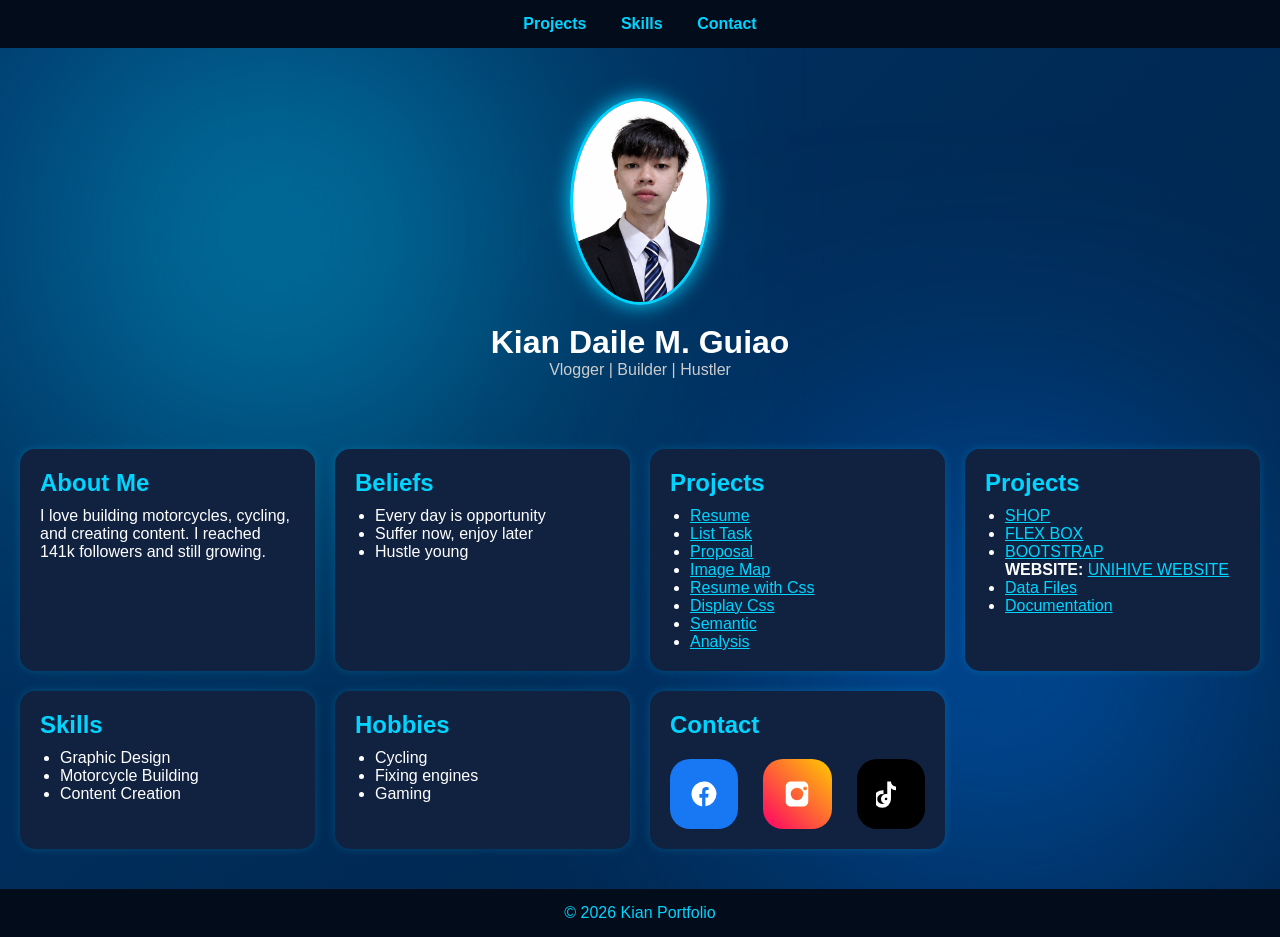
<file: index.html>
<!DOCTYPE html>
<html lang="en">
<head>
<meta charset="UTF-8">
<meta name="viewport" content="width=device-width, initial-scale=1.0">
<title>Kian Portfolio</title>

<style>
* {
    margin: 0;
    padding: 0;
    box-sizing: border-box;
    font-family: Arial, sans-serif;
}

/* 🔥 ANIMATED BACKGROUND */
body {
    color: white;
    background: linear-gradient(-45deg, #0a192f, #020c1b, #001f3f, #003366);
    background-size: 400% 400%;
    animation: gradientMove 10s ease infinite;
}

@keyframes gradientMove {
    0% { background-position: 0% 50%; }
    50% { background-position: 100% 50%; }
    100% { background-position: 0% 50%; }
}

body::before {
    content: "";
    position: fixed;
    width: 300px;
    height: 300px;
    background: #00d4ff;
    filter: blur(150px);
    top: 10%;
    left: 10%;
    animation: move1 8s infinite alternate;
    z-index: -1;
}

body::after {
    content: "";
    position: fixed;
    width: 300px;
    height: 300px;
    background: #007bff;
    filter: blur(150px);
    bottom: 10%;
    right: 10%;
    animation: move2 10s infinite alternate;
    z-index: -1;
}

@keyframes move1 {
    from { transform: translate(0,0); }
    to { transform: translate(100px, 50px); }
}

@keyframes move2 {
    from { transform: translate(0,0); }
    to { transform: translate(-100px, -50px); }
}

/* NAVBAR */
.navbar {
    background: #020c1b;
    padding: 15px;
    text-align: center;
}

.navbar a {
    color: #00d4ff;
    margin: 0 15px;
    text-decoration: none;
    font-weight: bold;
}

.navbar a:hover {
    color: white;
}

/* HEADER */
.header {
    text-align: center;
    padding: 50px 20px;
}

.header img {
    width: 140px;
    border-radius: 50%;
    border: 3px solid #00d4ff;
    box-shadow: 0 0 20px #00d4ff;
}

.header h1 {
    margin-top: 15px;
}

.header p {
    color: #ccc;
}

/* GRID */
.container {
    display: grid;
    grid-template-columns: repeat(auto-fit, minmax(280px, 1fr));
    gap: 20px;
    padding: 20px;
}

/* CARD */
.card {
    background: #112240;
    padding: 20px;
    border-radius: 15px;
    box-shadow: 0 0 10px rgba(0,212,255,0.2);
    transition: 0.3s;
}

.card:hover {
    transform: translateY(-5px);
    box-shadow: 0 0 20px #00d4ff;
}

.card h2 {
    color: #00d4ff;
    margin-bottom: 10px;
}

/* LIST */
ul {
    padding-left: 20px;
}

/* LINKS */
a {
    color: #00d4ff;
}

a:hover {
    color: white;
}

/* 🔥 3D SOCIAL ICONS PRO */
.social3d {
    display: flex;
    justify-content: center;
    gap: 25px;
    margin-top: 20px;
}

.icon {
    width: 70px;
    height: 70px;
    border-radius: 20px;
    display: flex;
    align-items: center;
    justify-content: center;
    text-decoration: none;
    position: relative;
    overflow: hidden;
    transition: 0.3s;
}

/* SVG ICON SIZE */
.icon svg {
    width: 30px;
    height: 30px;
    fill: white;
    z-index: 2;
}

/* COLORS */
.fb { background: #1877f2; }
.ig { background: linear-gradient(45deg,#ff0066,#ffcc00); }
.tt { background: #000; }

/* HOVER EFFECT */
.icon:hover {
    transform: translateY(-10px) scale(1.1);
}

/* GLOW ON HOVER */
.fb:hover {
    box-shadow: 0 0 20px #1877f2, 0 0 50px #1877f2;
}
.ig:hover {
    box-shadow: 0 0 20px #ff0066, 0 0 50px #ffcc00;
}
.tt:hover {
    box-shadow: 0 0 20px #00ffff, 0 0 50px #00ffff;
}

/* CLICK ANIMATION */
.icon:active {
    transform: scale(0.9);
}

/* PULSE ANIMATION */
@keyframes pulse {
    0% { box-shadow: 0 0 5px rgba(255,255,255,0.2); }
    50% { box-shadow: 0 0 20px rgba(255,255,255,0.5); }
    100% { box-shadow: 0 0 5px rgba(255,255,255,0.2); }
}

.icon {
    animation: pulse 2s infinite;
}

/* FOOTER */
.footer {
    text-align: center;
    padding: 15px;
    background: #020c1b;
    margin-top: 20px;
    color: #00d4ff;
}
</style>
</head>

<body>

<div class="navbar">
    <a href="#Projects">Projects</a>
    <a href="#Skills">Skills</a>
    <a href="#Contact">Contact</a>
</div>

<div class="header">
    <img src="/images/profile.png">
    <h1>Kian Daile M. Guiao</h1>
    <p>Vlogger | Builder | Hustler</p>
</div>

<div class="container">

    <div class="card">
        <h2>About Me</h2>
        <p>I love building motorcycles, cycling, and creating content. I reached 141k followers and still growing.</p>
    </div>

    <div class="card">
        <h2>Beliefs</h2>
        <ul>
            <li>Every day is opportunity</li>
            <li>Suffer now, enjoy later</li>
            <li>Hustle young</li>
        </ul>
    </div>

    <div class="card">
        <h2 id="MIDTERM">Projects</h2>
        <ul>
            <li><a href="midterm/lab1/activity.html">Resume</a></li>
            <li><a href="midterm/lab2/unordered and ordered lists.html">List Task</a></li>
            <li><a href="midterm/lab3/proposal.html">Proposal</a></li>
            <li><a href="midterm/lab4/img_map.html">Image Map</a></li>
            <li><a href="midterm/lab5/resume.html">Resume with Css</a></li>
            <li><a href="midterm/lab6/display.html">Display Css</a></li>
            <li><a href="midterm/lab7/semantic.html">Semantic</a></li>
            <li><a href="midterm/lab8/analysis.html">Analysis</a></li>

           

        </ul>
    </div>

      <div class="card">
        <h2 id="FINALS">Projects</h2>
        <ul>
            <li><a href="finals/LT1/shop.html">SHOP</a></li>
            <li><a href="finals/LT2/activityonline.html">FLEX BOX</a></li>
            <li><a href="finals/LT3/finalstask3.html">BOOTSTRAP</a></li>
             <p><strong>WEBSITE:</strong> <a href="https://jlagorto1984-tech.github.io/Unihive" target="_blank">UNIHIVE WEBSITE</a></p>
            <li><a href="documentation/datafiles/index.html">Data Files</a></li>
             <li><a href="documentation/document/index.html">Documentation</a></li>

        </ul>
    </div>


    <div class="card">
        <h2 id="Skills">Skills</h2>
        <ul>
            <li>Graphic Design</li>
            <li>Motorcycle Building</li>
            <li>Content Creation</li>
        </ul>
    </div>

    <div class="card">
        <h2>Hobbies</h2>
        <ul>
            <li>Cycling</li>
            <li>Fixing engines</li>
            <li>Gaming</li>
        </ul>
    </div>

    <!-- 🔥 UPGRADED CONTACT SECTION -->
    <div class="card">
        <h2 id="Contact">Contact</h2>

        <div class="social3d">
            <!-- FACEBOOK -->
            <a href="https://facebook.com" target="_blank" class="icon fb">
                <svg viewBox="0 0 24 24">
                    <path d="M22 12a10 10 0 10-11.5 9.9v-7h-2.2v-2.9h2.2V9.8c0-2.2 1.3-3.4 3.3-3.4.9 0 1.9.2 1.9.2v2.1h-1.1c-1.1 0-1.5.7-1.5 1.4v1.7h2.6l-.4 2.9h-2.2v7A10 10 0 0022 12z"/>
                </svg>
            </a>

            <!-- INSTAGRAM -->
            <a href="https://instagram.com" target="_blank" class="icon ig">
                <svg viewBox="0 0 24 24">
                    <path d="M7 2C4.8 2 3 3.8 3 6v12c0 2.2 1.8 4 4 4h10c2.2 
                    0 4-1.8 4-4V6c0-2.2-1.8-4-4-4H7zm5 
                    5a5 5 0 110 10 5 5 0 010-10zm6.5-1a1.5 
                    1.5 0 110 3 1.5 1.5 0 010-3z"/>
                </svg>
            </a>

            <!-- TIKTOK -->
            <a href="https://tiktok.com" target="_blank" class="icon tt">
                <svg viewBox="0 0 24 24">
                    <path d="M12 2v14a4 4 0 11-4-4h1v3h-1a1 1 0 
                    100 2 1 1 0 001-1V2h3c0 2.2 1.8 4 
                    4 4v3c-1.6 0-3-.6-4-1.6V16a7 7 0 
                    11-7-7h1v3h-1a4 4 0 104 4V2h3z"/>
                </svg>
            </a>
        </div>
    </div>

</div>

<div class="footer">
    <p>© 2026 Kian Portfolio</p>
</div>

</body>
</html>
</file>
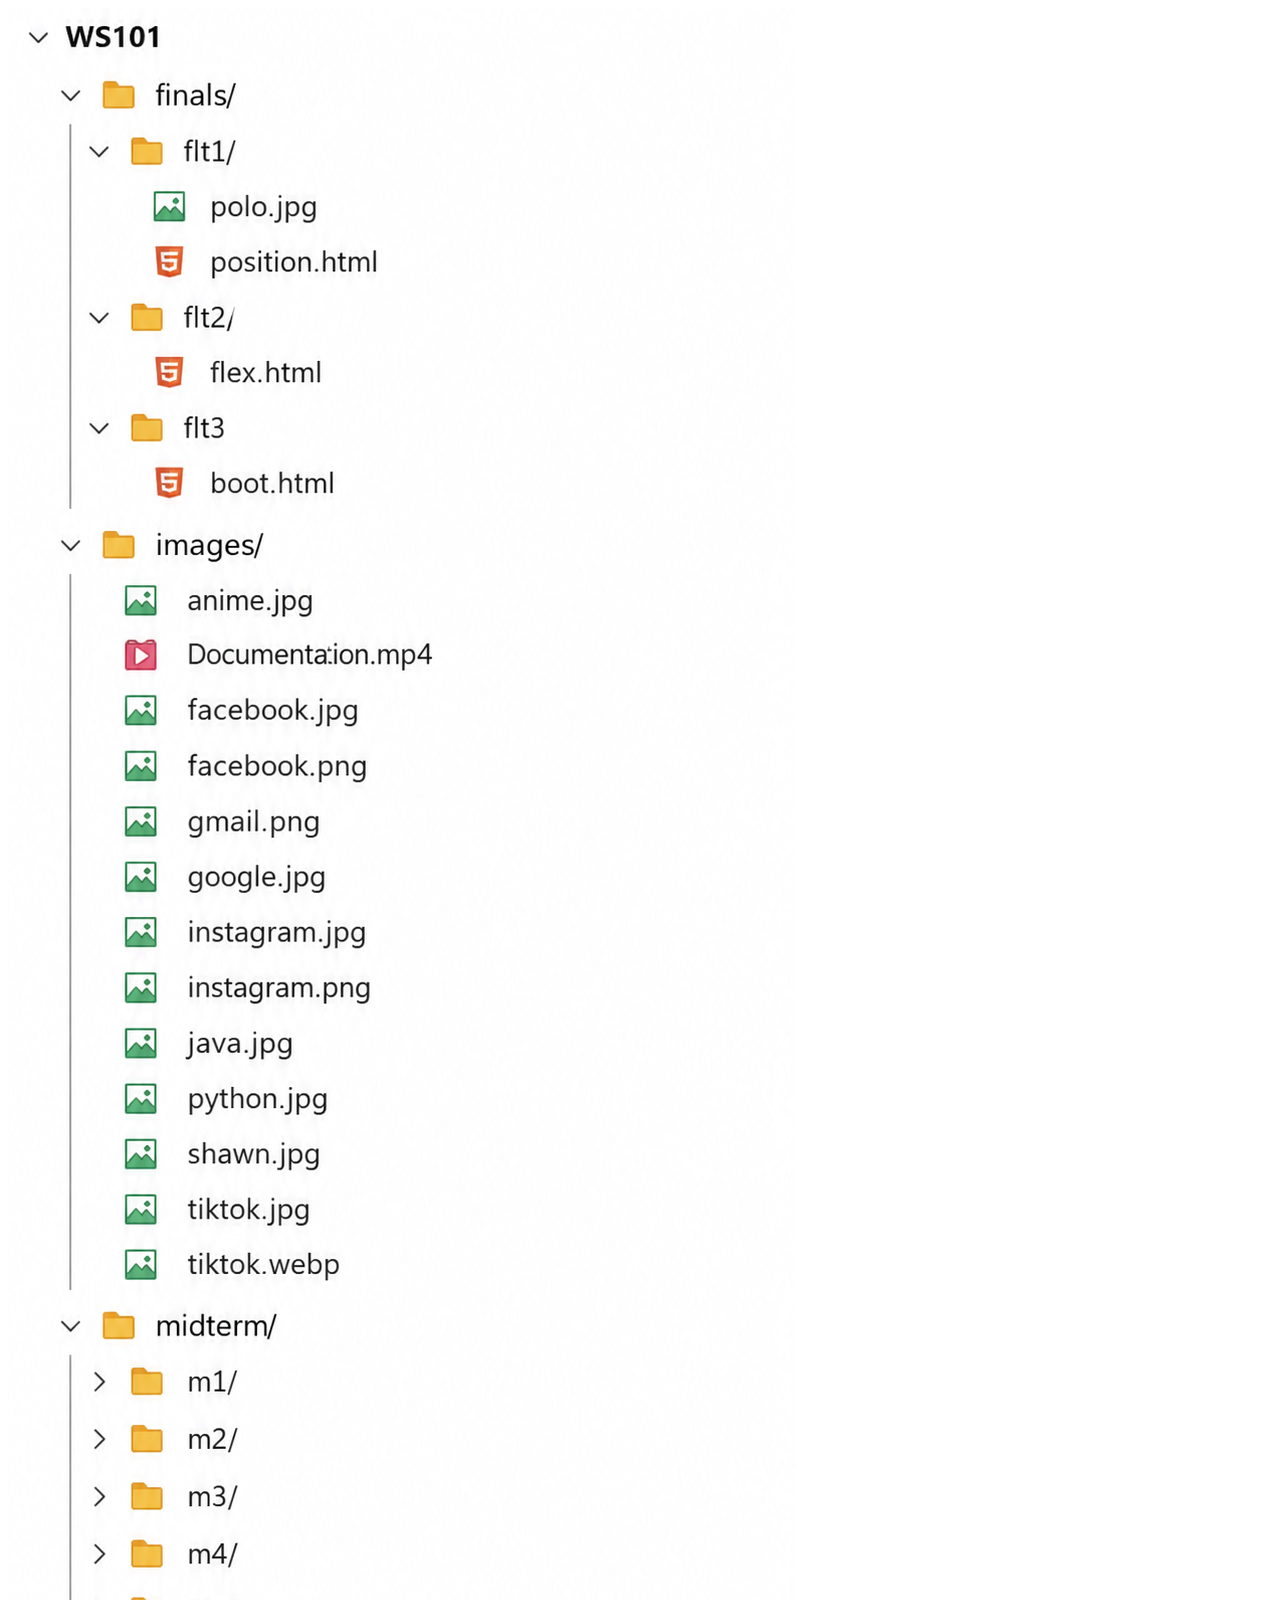
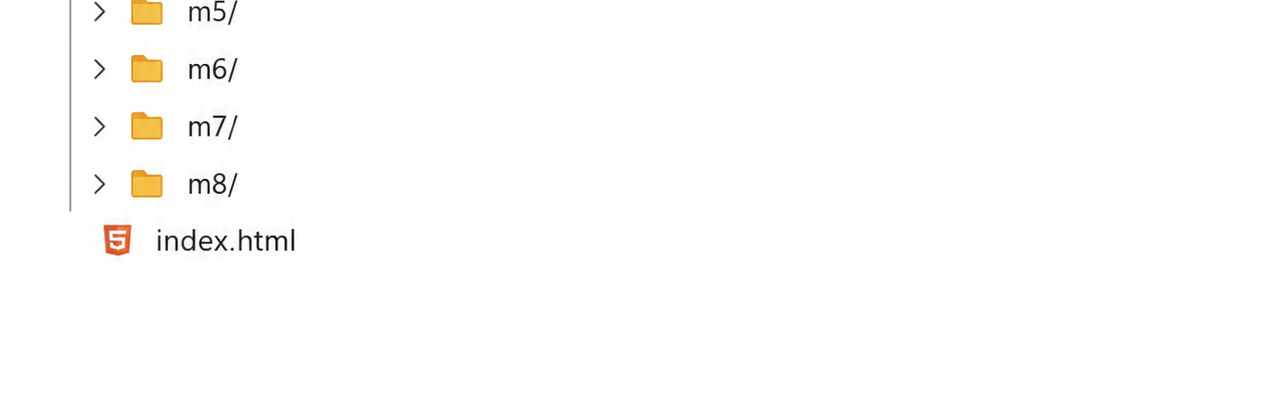
<file: documentation/datafiles/index.html>
<!DOCTYPE html>
<html lang="en">
<head>
    <meta charset="UTF-8">
    <meta name="viewport" content="width=device-width, initial-scale=1.0">
    <title>Document</title>
</head>
<body>
    <img src="PIC.png" alt="" class="">
</body>
</html>
</file>
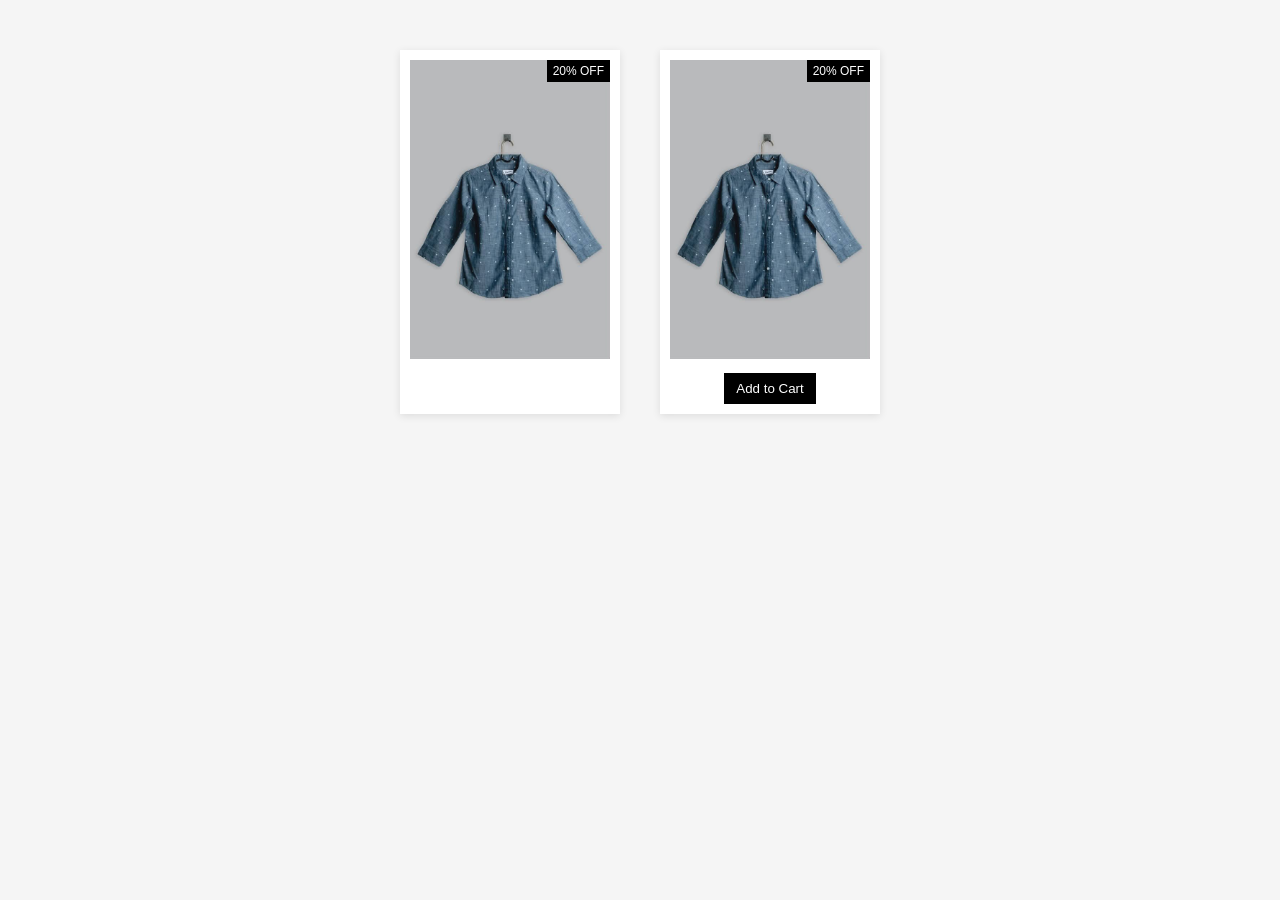
<file: finals/LT1/shop.html>
<!DOCTYPE html>
<html lang="en">
<head>
  <meta charset="UTF-8">
  <title>Product Cards</title>
  <style>
    body {
      font-family: Arial, sans-serif;
      background: #f5f5f5;
      display: flex;
      justify-content: center;
      margin-top: 50px;
    }

    .container {
      display: flex;
      gap: 40px;
    }

    .card {
      width: 200px;
      background: #fff;
      padding: 10px;
      text-align: center;
      position: relative;
      box-shadow: 0 2px 8px rgba(0,0,0,0.1);
    }

    .badge {
      position: absolute;
      top: 10px;
      right: 10px;
      background: black;
      color: white;
      font-size: 12px;
      padding: 4px 6px;
    }

    .card img {
      width: 100%;
      height: auto;
    }

    .btn {
      margin-top: 10px;
      padding: 8px 12px;
      background: black;
      color: white;
      border: none;
      cursor: pointer;
    }

    .btn:hover {
      background: #333;
    }
  </style>
</head>
<body>

<div class="container">
  
  <!-- Card 1 -->
  <div class="card">
    <div class="badge">20% OFF</div>
    <img src="/images/661481564_1946437745989528_8166909152545691097_n.jpg" alt="Shirt">
  </div>

  <!-- Card 2 -->
  <div class="card">
    <div class="badge">20% OFF</div>
    <img src="/images/661481564_1946437745989528_8166909152545691097_n.jpg" alt="Shirt">
    <button class="btn">Add to Cart</button>
  </div>

</div>

</body>
</html>
</file>
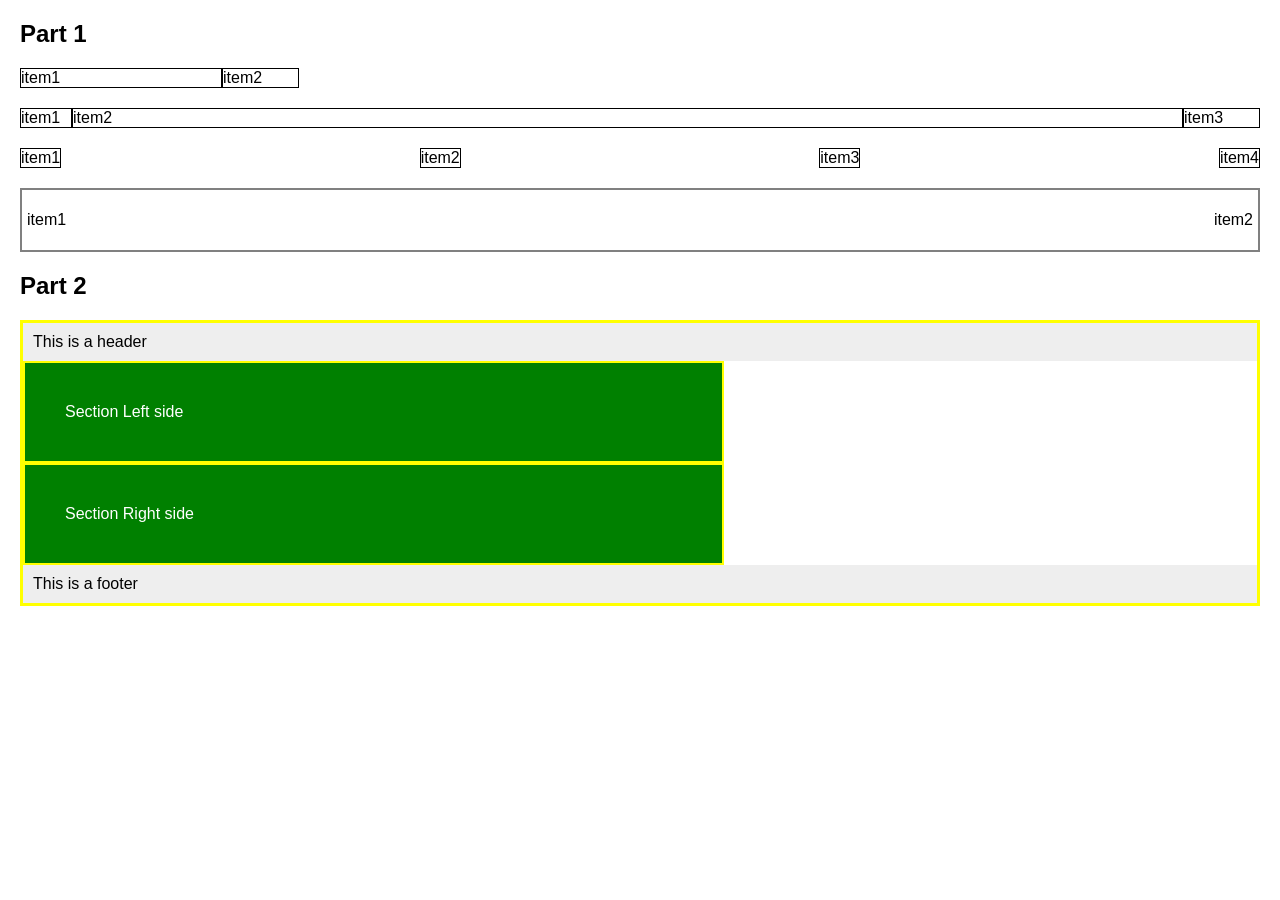
<file: finals/LT2/activityonline.html>
<!DOCTYPE html>
<html lang="en">
<head>
<meta charset="UTF-8">
<meta name="viewport" content="width=device-width, initial-scale=1.0">
<title>Flexbox Task</title>

<style>
/* GENERAL */
body {
    font-family: Arial;
    margin: 20px;
}

/* --- PART 1 --- */

/* 12a */
.flex-2 {
    display: flex;
    margin-bottom: 20px;
}
.flex-2 div {
    border: 1px solid black;
}
.flex-2 .item1{
    width: 200px;
}
.flex-2 .item2 {
    width: 75px;
}

/* 12b */
.flex-3 {
    display: flex;
    margin-bottom: 20px;
}
.flex-3 div {
    border: 1px solid black;
}
.flex-3 .item1 {
    width: 50px;
}
.flex-3 .item2 {
    flex: 1;
}
.flex-3 .item3 {
    width: 75px;
}

/* 12c */
.flex-4 {
    display: flex;
    justify-content: space-between;
    margin-bottom: 20px;
}
.flex-4 div {
    border: 1px solid black;
}

/* 12d */
.flex-border {
    display: flex;
    height: 50px;
    border: 2px solid gray;
    justify-content: space-between;
    align-items: center;
    padding: 5px;
}

/* ---------- PART 2 (RESPONSIVE) ---------- */

.container {
    display: flex;
    flex-wrap: wrap;
    border: 3px solid yellow;
}

.header, .footer {
    width: 100%;
    padding: 10px;
    background: #eee;
}

.left, .right {
    padding: 40px;
    background: green;
    color: white;
    border: 2px solid yellow;
}

/* ≥ 800px */
@media (min-width: 800px) {
    .left {
        width: 50%;
    }
    .right {
        width: 50%;
    }
}

/* ≤ 400px */
@media (max-width: 400px) {
    .left, .right {
        width: 100%;
    }

    /* swap order */
    .right {
        order: 1;
    }
    .left {
        order: 2;
    }
}
</style>

</head>
<body>

<h2>Part 1</h2>

<!-- 12a -->
<div class="flex-2">
    <div class="item1">item1</div>
    <div class="item2">item2</div>
</div>

<!-- 12b -->
<div class="flex-3">
    <div class="item1">item1</div>
    <div class="item2">item2</div>
    <div class="item3">item3</div>
</div>

<!-- 12c -->
<div class="flex-4">
    <div>item1</div>
    <div>item2</div>
    <div>item3</div>
    <div>item4</div>
</div>

<!-- 12d -->
<div class="flex-border">
    <div>item1</div>
    <div>item2</div>
</div>

<h2>Part 2</h2>

<div class="container">
    <div class="header">This is a header</div>

    <div class="left">Section Left side</div>
    <div class="right">Section Right side</div>

    <div class="footer">This is a footer</div>
</div>

</body>
</html>
</file>
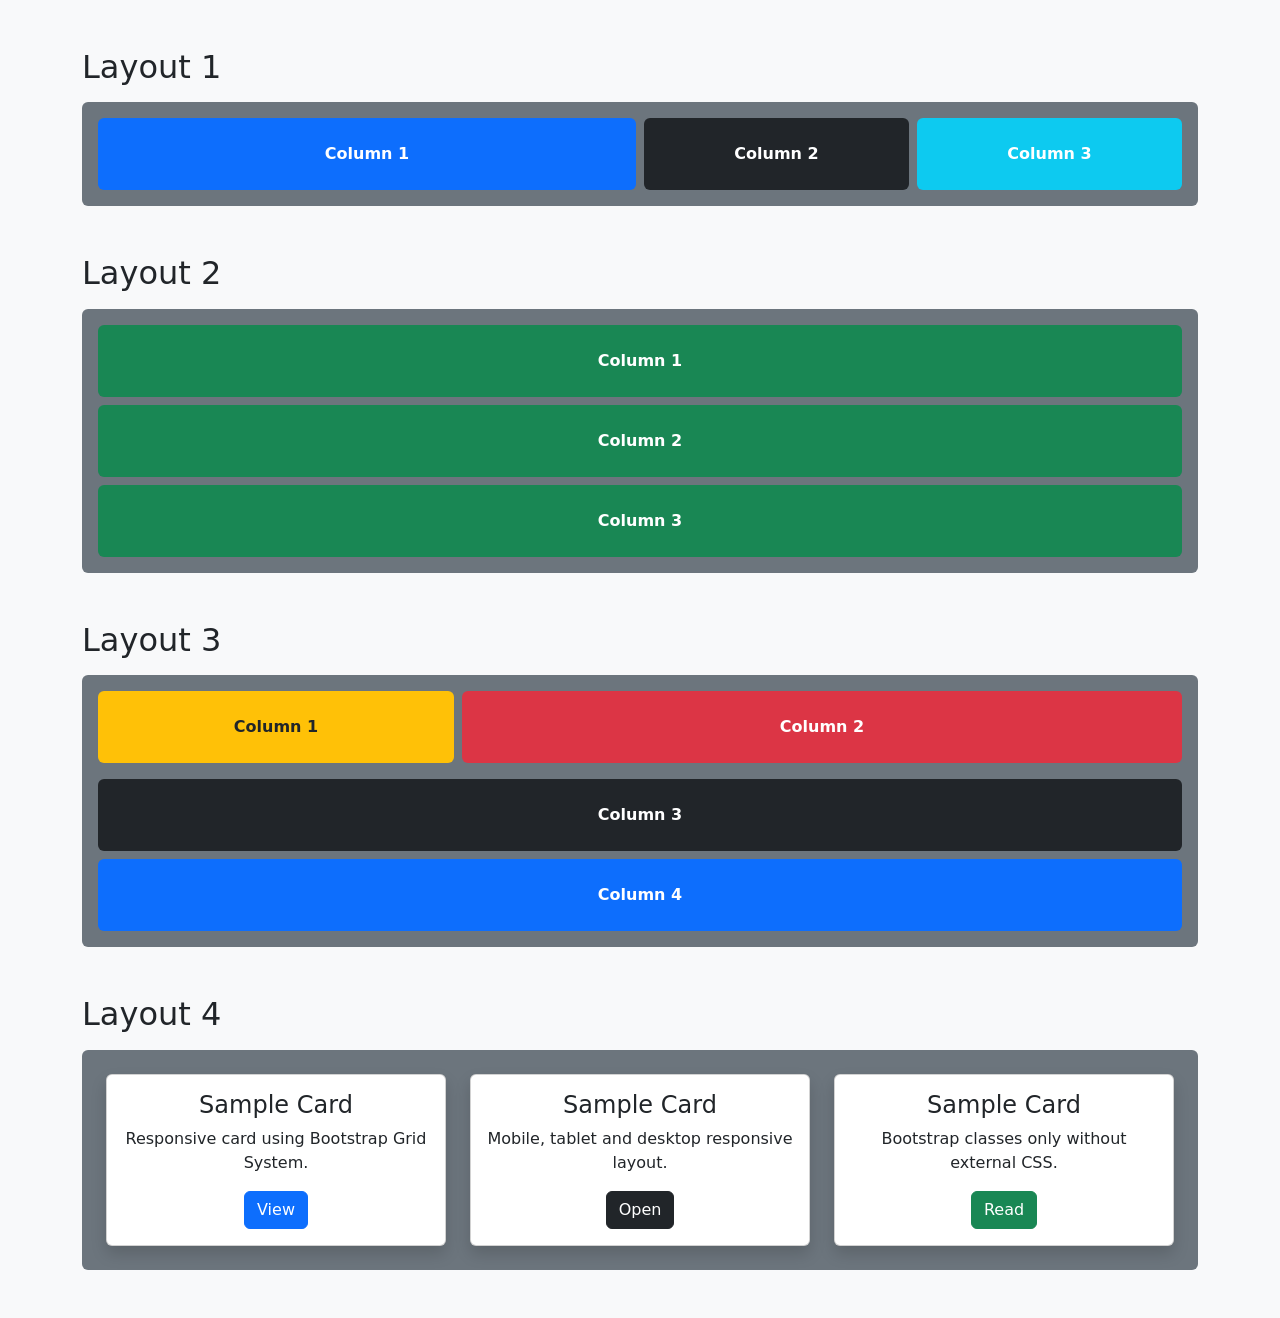
<file: finals/LT3/finalstask3.html>
<!DOCTYPE html>
<html lang="en">
<head>
    <meta charset="UTF-8">
    <meta name="viewport" content="width=device-width, initial-scale=1.0">
    <title>Bootstrap Layouts</title>

    <link href="https://cdn.jsdelivr.net/npm/bootstrap@5.3.3/dist/css/bootstrap.min.css" rel="stylesheet">
</head>
<body class="bg-light">

<div class="container py-5">

    <!-- Layout 1 -->
    <h2 class="mb-3">Layout 1</h2>

    <div class="container-fluid bg-secondary p-3 rounded">
        <div class="row g-2">

            <div class="col-md-6">
                <div class="bg-primary text-white p-4 rounded fw-bold text-center">
                    Column 1
                </div>
            </div>

            <div class="col-md-3">
                <div class="bg-dark text-white p-4 rounded fw-bold text-center">
                    Column 2
                </div>
            </div>

            <div class="col-md-3">
                <div class="bg-info text-white p-4 rounded fw-bold text-center">
                    Column 3
                </div>
            </div>

        </div>
    </div>


    <!-- Layout 2 -->
    <h2 class="mt-5 mb-3">Layout 2</h2>

    <div class="container-fluid bg-secondary p-3 rounded">
        <div class="row g-2">

            <div class="col-12">
                <div class="bg-success text-white p-4 rounded fw-bold text-center">
                    Column 1
                </div>
            </div>

            <div class="col-12">
                <div class="bg-success text-white p-4 rounded fw-bold text-center">
                    Column 2
                </div>
            </div>

            <div class="col-12">
                <div class="bg-success text-white p-4 rounded fw-bold text-center">
                    Column 3
                </div>
            </div>

        </div>
    </div>


    <!-- Layout 3 -->
    <h2 class="mt-5 mb-3">Layout 3</h2>

    <div class="container-fluid bg-secondary p-3 rounded">

        <div class="row g-2 mb-3">

            <div class="col-md-4">
                <div class="bg-warning text-dark p-4 rounded fw-bold text-center">
                    Column 1
                </div>
            </div>

            <div class="col-md-8">
                <div class="bg-danger text-white p-4 rounded fw-bold text-center">
                    Column 2
                </div>
            </div>

        </div>

        <div class="row g-2">

            <div class="col-12">
                <div class="bg-dark text-white p-4 rounded fw-bold text-center">
                    Column 3
                </div>
            </div>

            <div class="col-12">
                <div class="bg-primary text-white p-4 rounded fw-bold text-center">
                    Column 4
                </div>
            </div>

        </div>

    </div>


    <!-- Layout 4 -->
    <h2 class="mt-5 mb-3">Layout 4</h2>

    <div class="container-fluid bg-secondary p-4 rounded">

        <div class="row g-4">

            <div class="col-sm-6 col-lg-4">
                <div class="card shadow">
                    <div class="card-body text-center">
                        <h4 class="card-title">Sample Card</h4>
                        <p class="card-text">
                            Responsive card using Bootstrap Grid System.
                        </p>
                        <button class="btn btn-primary">View</button>
                    </div>
                </div>
            </div>

            <div class="col-sm-6 col-lg-4">
                <div class="card shadow">
                    <div class="card-body text-center">
                        <h4 class="card-title">Sample Card</h4>
                        <p class="card-text">
                            Mobile, tablet and desktop responsive layout.
                        </p>
                        <button class="btn btn-dark">Open</button>
                    </div>
                </div>
            </div>

            <div class="col-sm-12 col-lg-4">
                <div class="card shadow">
                    <div class="card-body text-center">
                        <h4 class="card-title">Sample Card</h4>
                        <p class="card-text">
                            Bootstrap classes only without external CSS.
                        </p>
                        <button class="btn btn-success">Read</button>
                    </div>
                </div>
            </div>

        </div>

    </div>

</div>

</body>
</html>
</file>
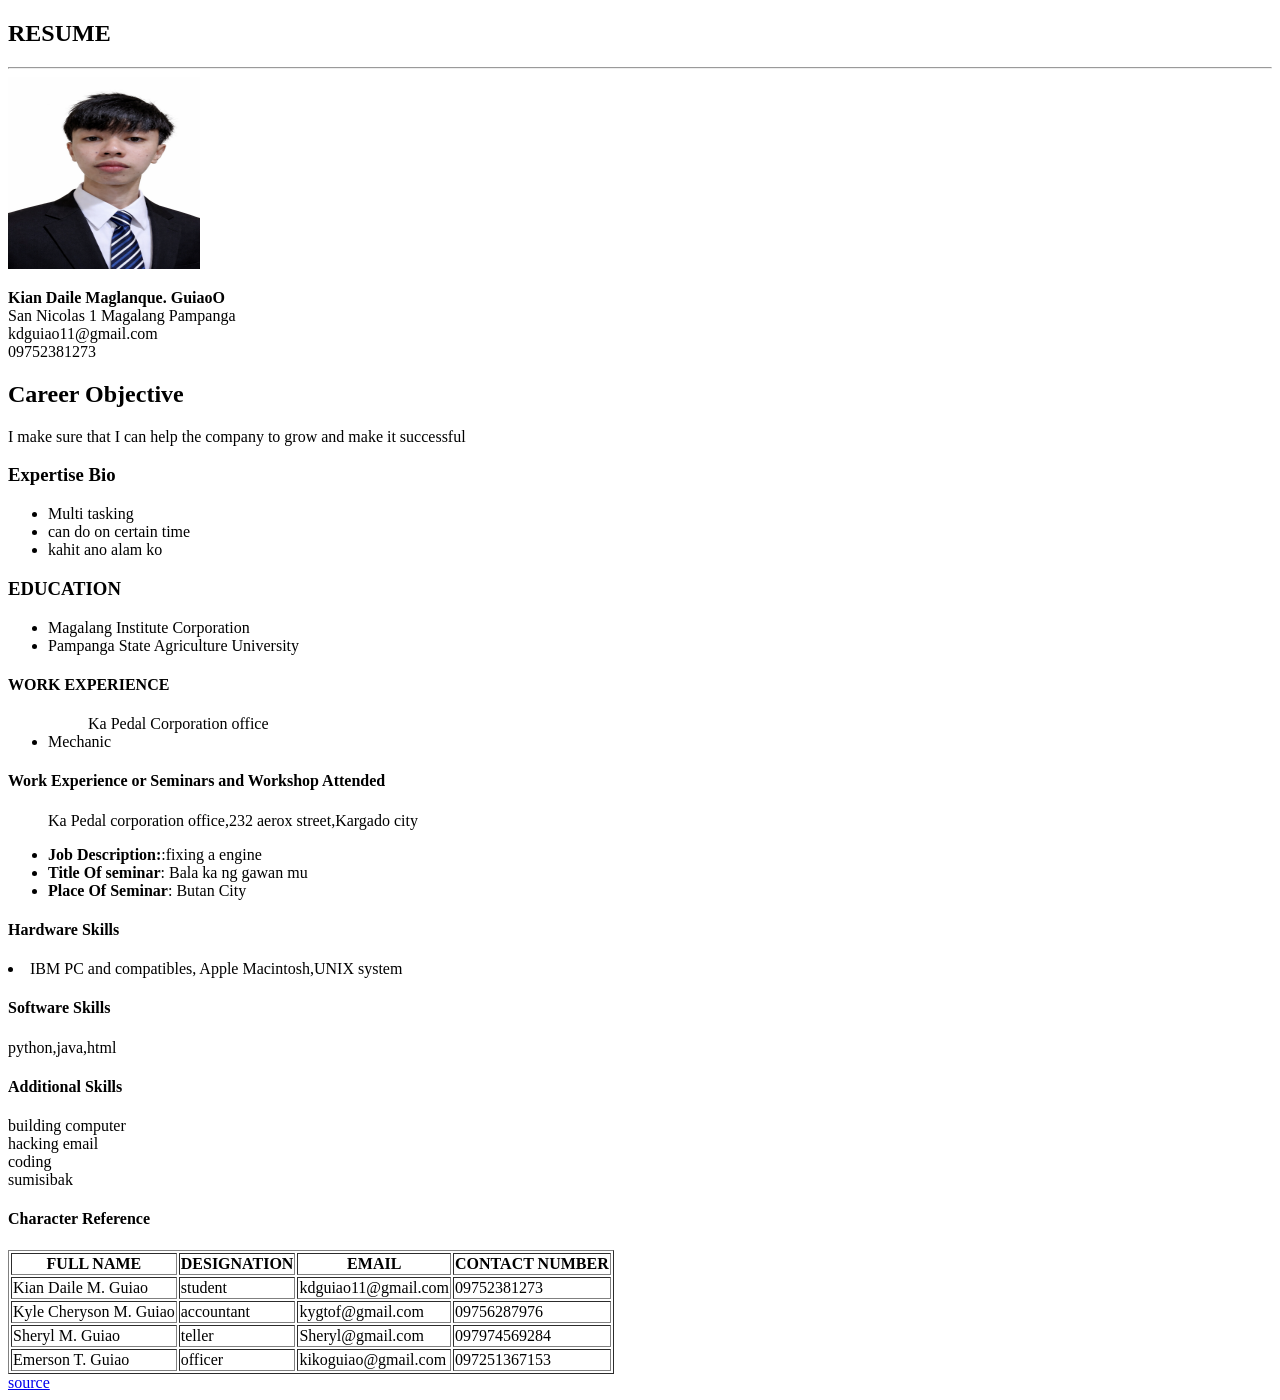
<file: midterm/lab1/activity.html>
<!DOCTYPE html>
<html lang="en">
<head>
    <meta charset="UTF-8">
    <title><b>RESUME</b></title>
</head>

<body>
    <div id="info">
    <h2>RESUME</h2>
    <hr>
    <img src="ChatGPT Image Feb 1, 2026, 09_05_42 PM.png" style="width: 2in; height: 2in;border-radius;">
    
    <p>
        <b>Kian Daile Maglanque. GuiaoO</b><br>
        San Nicolas 1 Magalang Pampanga<br>
       <a href="folderlink" target="_blank"></a>kdguiao11@gmail.com<br>
        09752381273
    </p>

    </div>

    <h2><b>Career Objective</b></h2>
    <p>I make sure that I can help the company to grow and make it successful
    </p>

    <h3><B>Expertise Bio</B></h3>
    <ul>
    <li>Multi tasking</li>
    <li>can do on certain time </li>
    <li>kahit ano alam ko</li>
    </ul>

    <h3><b>EDUCATION</b></h3>
    <ul>
    <li>Magalang Institute Corporation</li>
    <li>Pampanga State Agriculture University</li>
    </ul>

    <h4><b>WORK EXPERIENCE </b></h4>
    <ul>
        <dd>Ka Pedal Corporation office</dd>

        <li>Mechanic</li>
    </ul>
    <h4>
        <h4><B>Work Experience or Seminars and Workshop Attended</B></h4>
        <ul>Ka Pedal corporation office,232 aerox street,Kargado city</ul>
     <ul>
    <li><b>Job Description:</b>:fixing a engine</li>
    <li><b>Title Of seminar</b>: Bala ka ng gawan mu</li>
    <li><b>Place Of Seminar</b>: Butan City</li>
    </ul>
    <h4><b>Hardware Skills</b></h5>
    <li>IBM PC and compatibles, Apple Macintosh,UNIX system</li>
    <h4>Software Skills</h5>
    <p>python,java,html</p>
    <h4>Additional Skills</h4>
    building computer<br>
    hacking email<br>
    coding<br>
    sumisibak<br>
    <body>
        <H4>Character Reference</H4>
        <table border="1px"; wdth="700">
            <th colspan="">FULL NAME</th>
            <th colspan="1">DESIGNATION</th>
            <th colspan="1">EMAIL</th>
            <th colspan="1">CONTACT NUMBER</th>
            <tr>
                <td>Kian Daile M. Guiao</td>
                 <td>student</td>
                 <td>kdguiao11@gmail.com</td>
                 <td>09752381273</td>
            </tr>
              <tr>
                <td>Kyle Cheryson M. Guiao</td>
                 <td>accountant</td>
                 <td>kygtof@gmail.com</td>
                 <td>09756287976</td>
            </tr>
              <tr>
                <td>Sheryl M. Guiao</td>
                 <td>teller</td>
                 <td>Sheryl@gmail.com</td>
                 <td>097974569284</td>
            </tr>
              <tr>
                <td>Emerson T. Guiao</td>
                 <td>officer</td>
                 <td>kikoguiao@gmail.com</td>
                 <td>097251367153</td>
            </tr>
        </table>
    </body>
    
                 <a href="activity.png" target="_blank">
    source
</file>
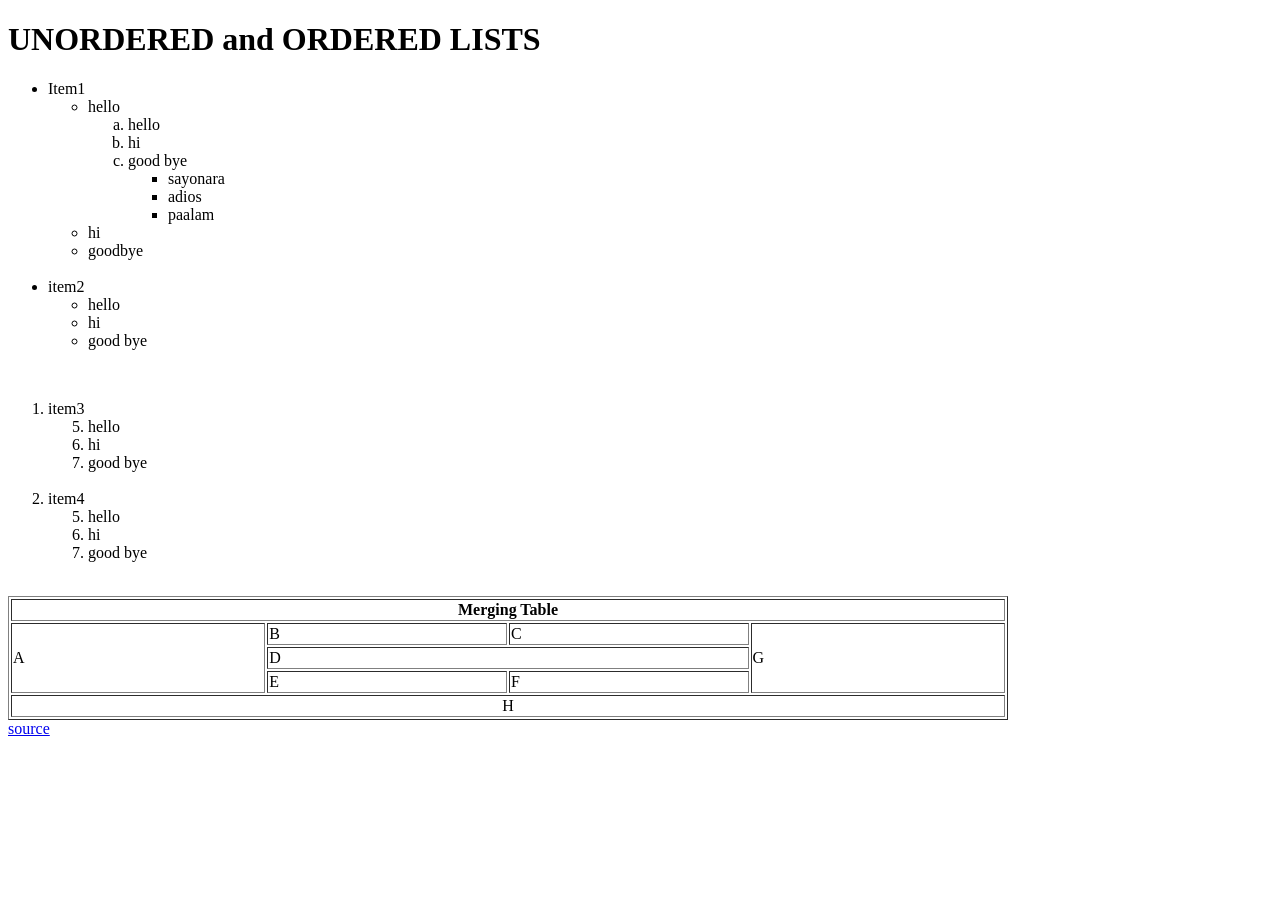
<file: midterm/lab2/unordered and ordered lists.html>
<!DOCTYPE html>
<html lang="em">
<head>
<body>
    <h1>UNORDERED and ORDERED LISTS</h1>
    
    <ul>
        <li>Item1</li>
           <ul>
               <li>hello</li>
                  <ol type="a">
                    <li>hello</li>
                    <li>hi</li>
                    <li>good bye</li>
                
                            <ul>
                                <li>sayonara</li> 
                                <li>adios</li> 
                                <li>paalam</li> 
                            </ul>
                    
                   </ol>

                <li>hi</li>
                <li>goodbye</li>
            </ul><br>
            <li>item2</li>
            <ul>
                <li>hello</li>
                 <li>hi</li>
                 <li>good bye</li>
            </ul>
        </ul><br>
        <ol type="1">
            <li>item3</li>
            <ol type="1" start="5">
                <li>hello</li>
                 <li>hi</li>
                 <li>good bye</li>
            </ol><br>
             <li>item4</li>
             <ol type="1" start="5">
                <li>hello</li>
                 <li>hi</li>
                 <li>good bye</li>
            </ol><br>

        </ol>

        <table border="1px" width="1000">
    <th colspan="4"><b>Merging Table</b></th>
    <tr>
        <td rowspan="3">A</td>
        <td>B</td>
        <td>C</td>
        <td rowspan="3">G</td>
    </tr>
    <tr>
        <td colspan="2">D</td>

    </tr>
    <tr>
        <td>E</td>
        <td>F</td>
    </tr>
    <tr>
        <td colspan="4" style="text-align: center;"">H</td>
    </tr>
</table>

                 <a href="unordered.png" target="_blank">
    source
</file>
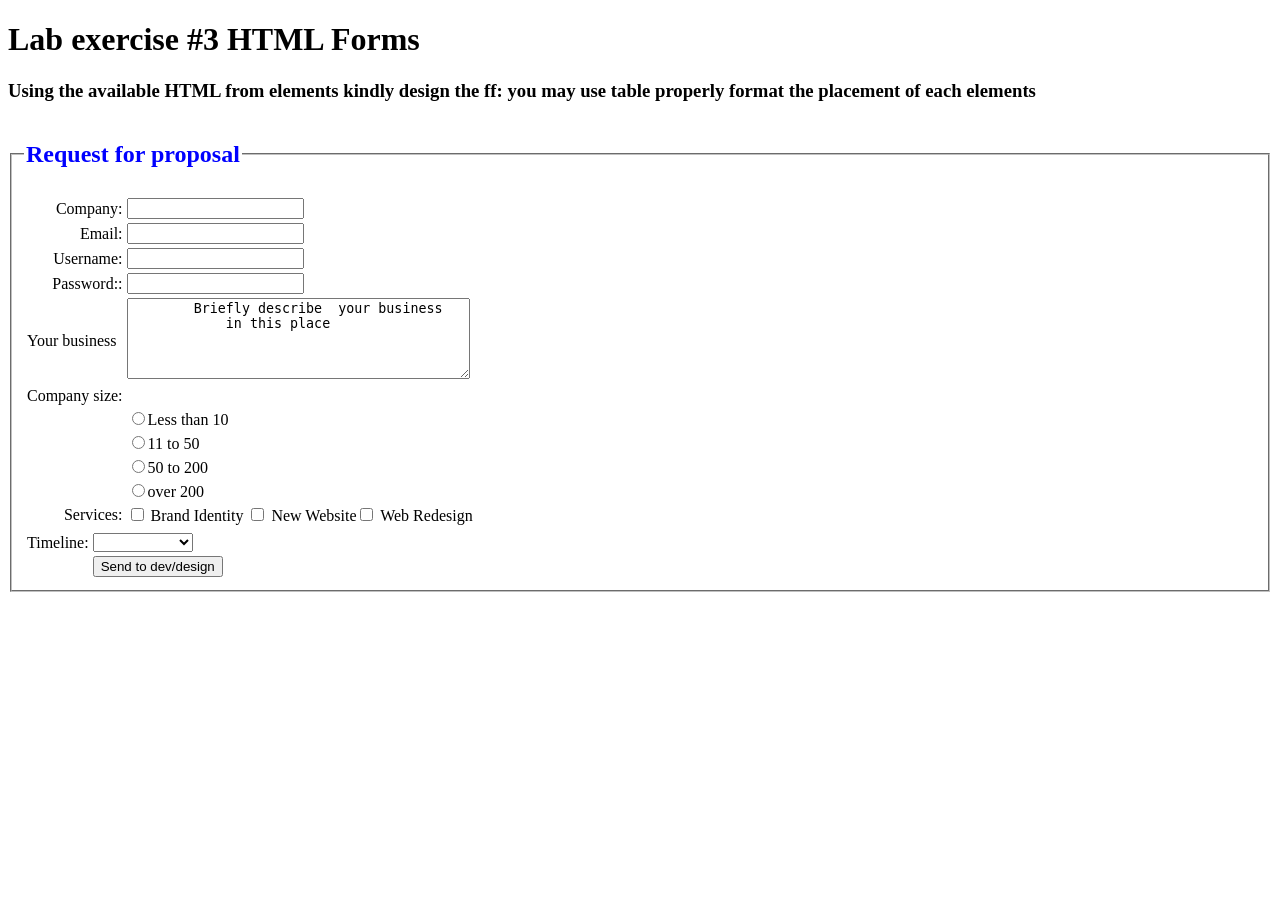
<file: midterm/lab3/proposal.html>
<!DOCTYPE html>
<html lang="en">
    <h1>Lab exercise #3 HTML Forms</h1>
    <h3>Using the available HTML from elements kindly design the ff: you may use 
        table properly format the placement of each elements
    </h3>
    <fieldset>
    <legend style="color: blue;"><h2>Request for proposal</h2></legend>
    <table border="0">
        <tr></tr>
            <td style="text-align: end;"> Company:</td>
            <td><input type=text></td>
            <td></td>
            <td></td>
            <td></td>
        </tr>
             <td style="text-align: end;">Email:</td>
            <td><input type=text></td>
            <td></td>
            <td></td>
            <td></td>
        <tr>
             <td style="text-align: end;">Username:</td>
            <td><input type=text></td>
            <td></td>
            <td></td>
            <td></td>
        </tr>
        <tr>
             <td style="text-align: end;">Password::</td>
            <td><input type=text></td>
            <td></td>
            <td></td>
            <td></td>
        </tr>
     <tr>
            <td style="text-align: top;">Your business</td>
             <td>
            <textarea rows="5" cols="40">
        Briefly describe  your business 
            in this place
            </textarea>
        </td>
    </tr>
        <tr>
            <td style="text-align: right;">Company size:</td>
            <td></td>
        </tr>
        <tr>
            <td></td>
            <td><input type="radio" name="Company size">Less than 10</td>
        </tr>
        <tr>
            <td></td>
            <td><input type="radio" name="Company size">11 to 50</td>
        </tr>
        <tr>
            <td></td>
            <td><input type="radio" name="Company size">50 to 200</td>
        </tr>
        <tr>
            <td></td>
            <td><input type="radio" name="Company size">over 200</td>
        </tr>
                   

         <tr>
         <td style="text-align: right;">Services:</td>
                <td>
                    <input type="checkbox"> Brand Identity <input type="checkbox"> New Website<input type="checkbox"> Web Redesign
                </td>
            </tr>

            <tr>
        <table class="form-table">
    <tr>
        <td>Timeline:</td>
        <td>
            <select>
                <option></option>
                <option>Immediately</option>
                <option>1–2 weeks</option>
                <option>3–6 weeks</option>
                <option>7–12 months</option>
            </select>
        </td>
    </tr>
    <tr>
        <td></td>
        <td>
            <button>Send to dev/design</button>
        </td>
    </tr>
</table>
        
</table>
</fieldset>

    
</html>
</file>
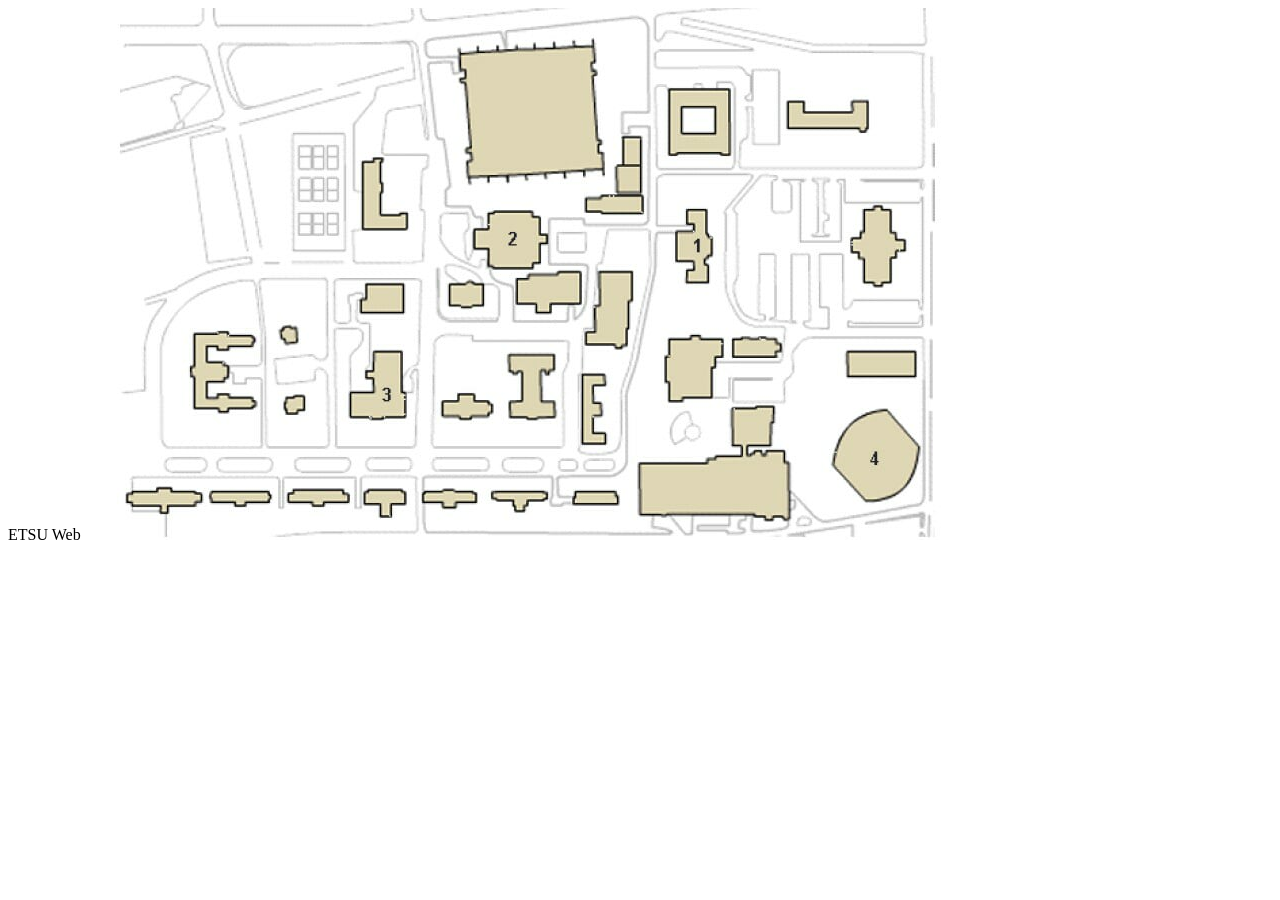
<file: midterm/lab4/img_map.html>
<!DOCTYPE html>
<htm lang="en">
    <head>
        <meta charset="UTF-8"/>
        <meta name="viewpoint"content="width=device-with, intial-scaler=1.0"/>
        <title>Image Map</title>
    </head>
    <body>
        <h1="center">ETSU Web</h1>
        <img 
          src="/images/622583643_797406983376760_8766829977200068510_n.jpg"
          alt="Image Map"
          usemap="#Image Map"
          ="center"
         
        />

        <map name="Image Map">
            <area
                shape="poly"
                coords="621,203,621,223,625,231,627,244,619,251,625,261,622,272,600,273,609,258,601,251,592,252,591,223,610,224,609,212,601,214,602,200"
                href="https://assignan.psu.edu.ph/college-of-technology-and-business/"
                alt="click to go College of college-of-technology-and-business"
            />
            <area
                shape="rect"
                coords="389,262,464,203"
                href="https://dict.gov.ph/"
                alt="click to go department of it"
            />
             <area
                shape="poly"
                coords="282,367,287,342,316,346,318,387,320,411,267,409,268,386,289,382"
                href="https://www.harper-adams.ac.uk/study/092/the-libary/"
                alt="click to go harper the-libary"
            
            />
             <area
                shape="circle"
                coords="793,448,41"
                href="https://www.computerscience.org"
                alt="click to go computer science org"
            
            />
        </map>

    </body>
</htm>
</file>
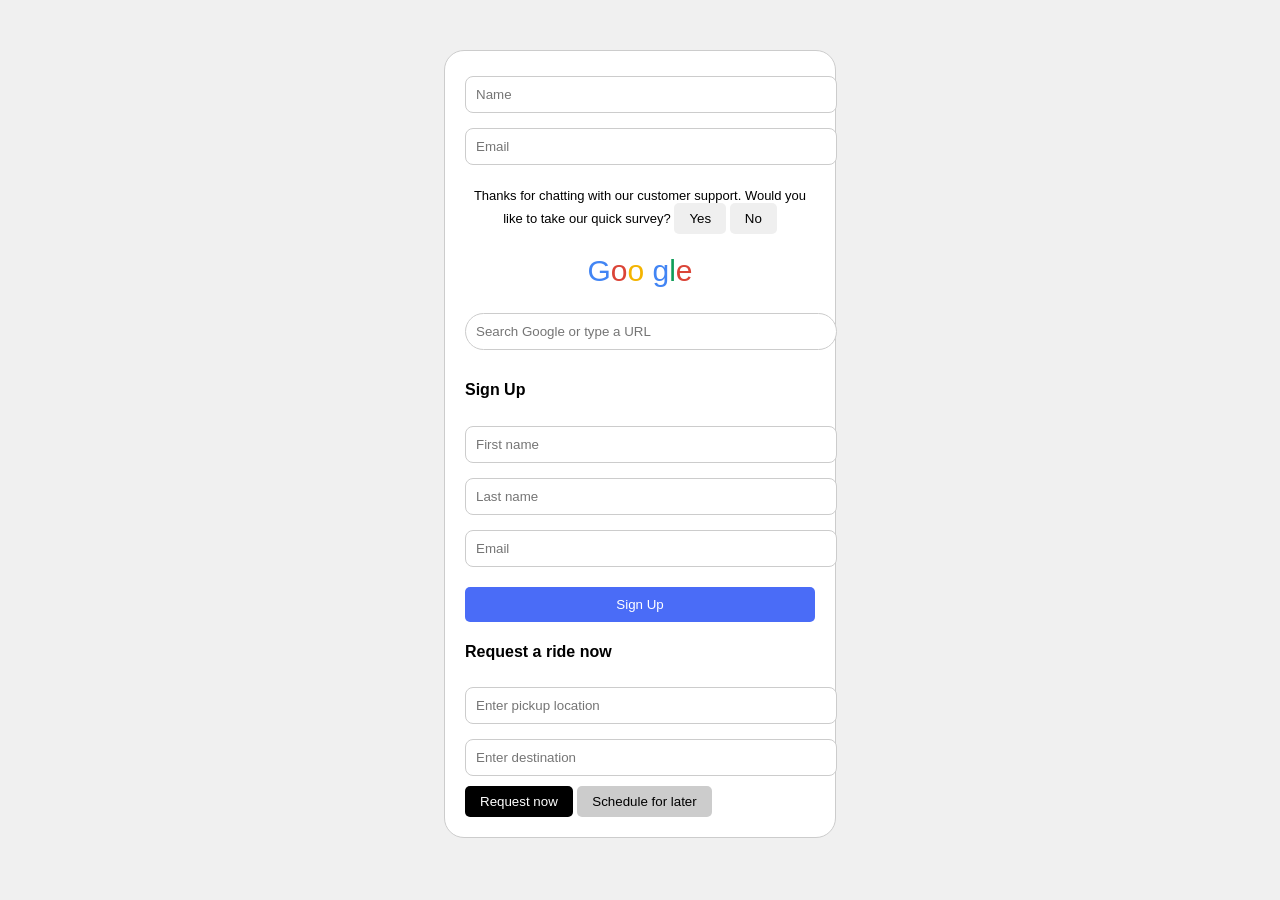
<file: midterm/lab6/display.html>
<!DOCTYPE html>
<html lang="en">
<head>
<meta charset="UTF-8">
<meta name="viewport" content="width=device-width, initial-scale=1.0">
<title>Form Design</title>

<style>
body {
    background: #f0f0f0;
    font-family: Arial, sans-serif;
}

/* CENTER BOX */
.container {
    width: 350px;
    margin: 50px auto;
    background: #fff;
    padding: 20px;
    border-radius: 20px;
    border: 1px solid #ccc;
}

/* INPUT */
input {
    width: 100%;
    padding: 10px;
    margin: 5px 0 10px;
    border-radius: 8px;
    border: 1px solid #ccc;
}

/* BUTTON */
button {
    padding: 8px 15px;
    border: none;
    border-radius: 5px;
    cursor: pointer;
}

/* GOOGLE STYLE */
.google {
    text-align: center;
    font-size: 30px;
    margin: 20px 0;
}

.google span:nth-child(1){color:#4285F4;}
.google span:nth-child(2){color:#DB4437;}
.google span:nth-child(3){color:#F4B400;}
.google span:nth-child(4){color:#4285F4;}
.google span:nth-child(5){color:#0F9D58;}
.google span:nth-child(6){color:#DB4437;}

/* SEARCH BAR */
.search {
    width: 100%;
    padding: 10px;
    border-radius: 20px;
    border: 1px solid #ccc;
}

/* SIGNUP BUTTON */
.signup-btn {
    width: 100%;
    background: #4a6cf7;
    color: white;
    padding: 10px;
    margin-top: 10px;
}

/* RIDE BUTTONS */
.black-btn {
    background: black;
    color: white;
}

.gray-btn {
    background: #ccc;
}
</style>
</head>

<body>

<div class="container">

    <!-- TOP INPUT -->
    <input type="text" placeholder="Name">
    <input type="text" placeholder="Email">

    <p style="text-align:center; font-size:13px;">
        Thanks for chatting with our customer support. 
        Would you like to take our quick survey?
        <button>Yes</button>
        <button>No</button>
    </p>

    <!-- GOOGLE -->
    <div class="google">
        <span>G</span><span>o</span><span>o</span>
        <span>g</span><span>l</span><span>e</span>
    </div>

    <!-- SEARCH -->
    <input type="text" class="search" placeholder="Search Google or type a URL">

    <!-- SIGN UP -->
    <h4>Sign Up</h4>
    <input type="text" placeholder="First name">
    <input type="text" placeholder="Last name">
    <input type="email" placeholder="Email">
    <button class="signup-btn">Sign Up</button>

    <!-- RIDE -->
    <h4>Request a ride now</h4>
    <input type="text" placeholder="Enter pickup location">
    <input type="text" placeholder="Enter destination">

    <button class="black-btn">Request now</button>
    <button class="gray-btn">Schedule for later</button>

</div>

</body>
</html>
</file>
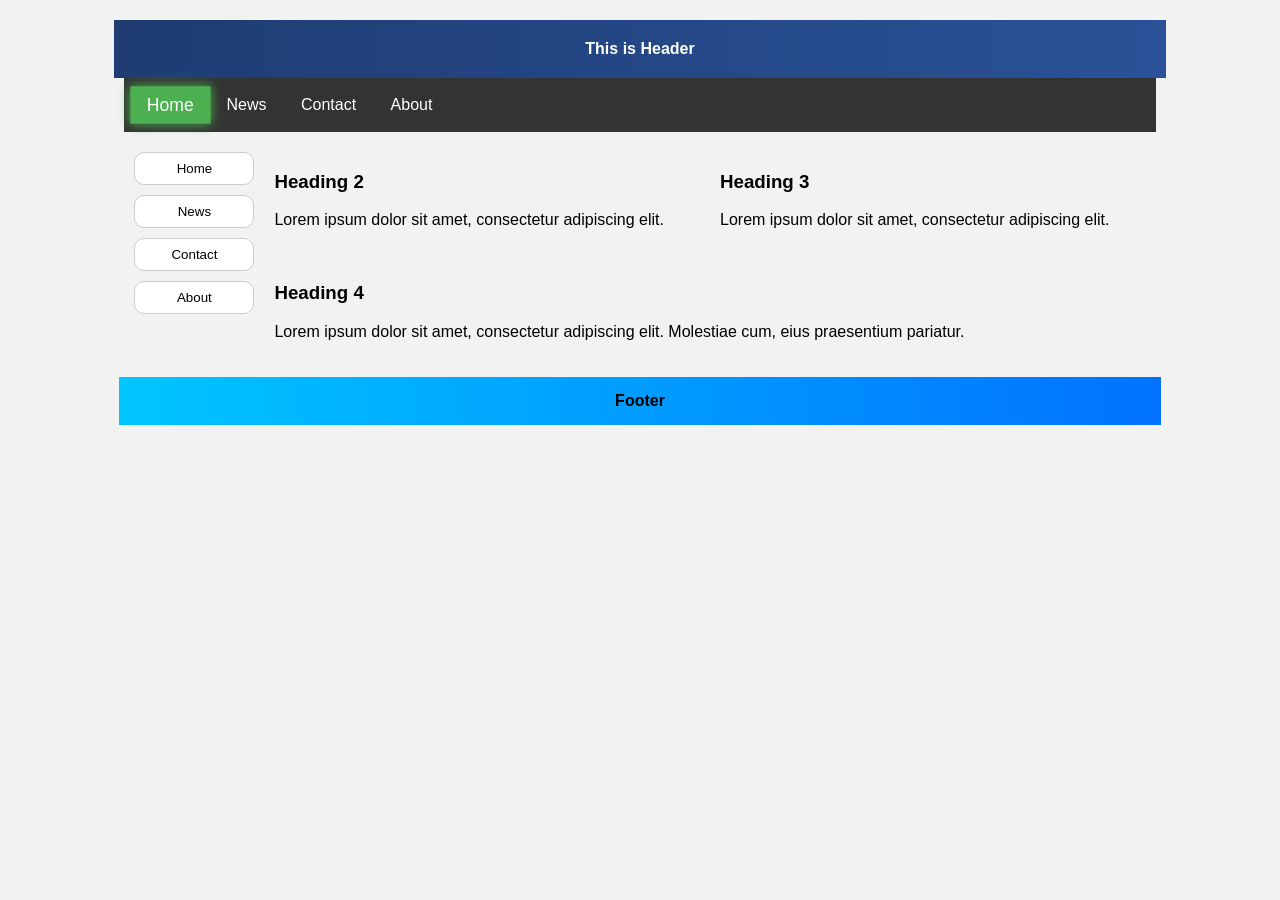
<file: midterm/lab7/semantic.html>
<!DOCTYPE html>
<html lang="en">
<head>
<meta charset="UTF-8">
<title>Layout Replica</title>

<style>
body {
    font-family: Arial, sans-serif;
    background: #f2f2f2;
}

/* HEADER */
.header {
    width: 80%;
    margin: 20px auto 0;
    background: linear-gradient(to right, #1e3c72, #2a5298);
    color: white;
    text-align: center;
    padding: 20px;
    font-weight: bold;
}

/* NAVBAR */
.navbar {
    width: 80%;
    margin: auto;
    background: #333;
    padding: 10px;
}

.navbar a {
    color: white;
    text-decoration: none;
    padding: 8px 15px;
    display: inline-block;
    transition: 0.3s;
}

/* 🔥 HOVER ANIMATION */
.navbar a:hover {
    background: #4CAF50;
    transform: scale(1.1);
}

/* 🔥 ACTIVE TAB */
.navbar a.active {
    background: #4CAF50;
    box-shadow: 0 0 10px #4CAF50;
    transform: scale(1.1);
}

/* MAIN */
.main {
    width: 80%;
    margin: 20px auto;
    display: flex;
}

/* LEFT BUTTONS */
.sidebar {
    width: 120px;
}

.sidebar button {
    display: block;
    width: 100%;
    margin-bottom: 10px;
    padding: 8px;
    border-radius: 10px;
    border: 1px solid #ccc;
    background: white;
}

/* RIGHT CONTENT */
.content {
    flex: 1;
    margin-left: 20px;
}

/* TOP TEXT */
.row {
    display: flex;
    gap: 20px;
}

.column {
    width: 50%;
}

/* FOOTER */
.footer {
    width: 80%;
    margin: 20px auto;
    background: linear-gradient(to right, #00c6ff, #0072ff);
    color: black;
    text-align: center;
    padding: 15px;
    font-weight: bold;
}
</style>
</head>

<body>

<div class="header">
    This is Header
</div>

<div class="navbar">
    <a href="#" class="active">Home</a>
    <a href="#">News</a>
    <a href="#">Contact</a>
    <a href="#">About</a>
</div>

<div class="main">

    <div class="sidebar">
        <button>Home</button>
        <button>News</button>
        <button>Contact</button>
        <button>About</button>
    </div>

    <div class="content">
        <div class="row">
            <div class="column">
                <h3>Heading 2</h3>
                <p>Lorem ipsum dolor sit amet, consectetur adipiscing elit.</p>
            </div>

            <div class="column">
                <h3>Heading 3</h3>
                <p>Lorem ipsum dolor sit amet, consectetur adipiscing elit.</p>
            </div>
        </div>

        <br>

        <div>
            <h3>Heading 4</h3>
            <p>Lorem ipsum dolor sit amet, consectetur adipiscing elit. 
            Molestiae cum, eius praesentium pariatur.</p>
        </div>
    </div>

</div>

<div class="footer">
    Footer
</div>

</body>
</html>
</file>
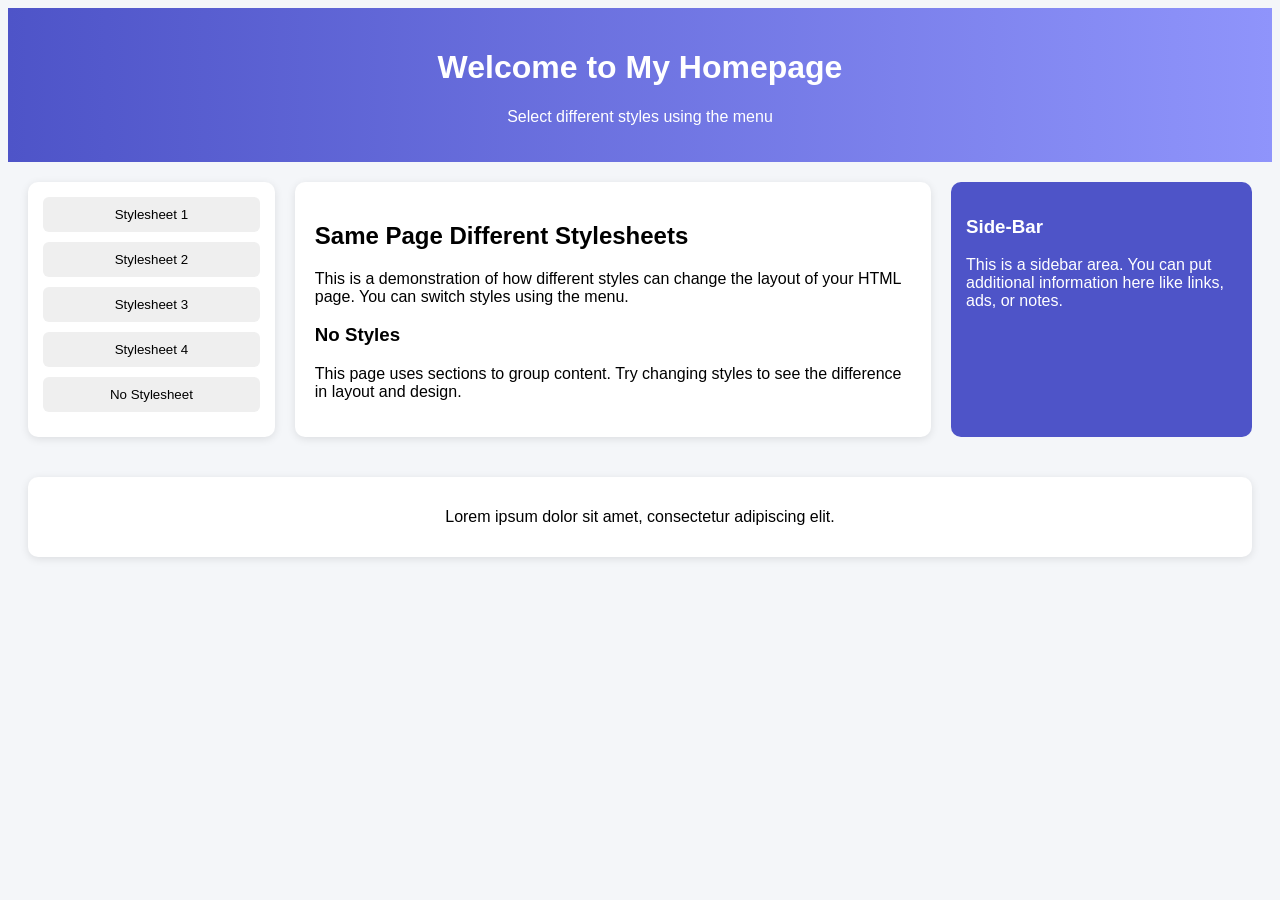
<file: midterm/lab8/analysis.html>
<!DOCTYPE html>
<html lang="en">
<head>
<meta charset="UTF-8">
<meta name="viewport" content="width=device-width, initial-scale=1.0">
<title>My Homepage</title>

<!-- Default Stylesheet -->
<link id="pagestyle" rel="stylesheet" href="style1.css">

<style>
    /* Basic layout for menu buttons */
    .menu button {
        width: 100%;
        padding: 10px;
        margin-bottom: 10px;
        border: none;
        border-radius: 6px;
        cursor: pointer;
        transition: 0.3s;
    }
</style>

<script>
    function switchStyle(sheet) {
        const link = document.getElementById('pagestyle');
        if(sheet === 'none'){
            link.href = '';
        } else {
            link.href = sheet + '.css';
        }
    }
</script>

</head>
<body>

<div class="header">
    <h1>Welcome to My Homepage</h1>
    <p>Select different styles using the menu</p>
</div>

<div class="container">

    <div class="menu">
        <button onclick="switchStyle('style1')">Stylesheet 1</button>
        <button onclick="switchStyle('style2')">Stylesheet 2</button>
        <button onclick="switchStyle('style3')">Stylesheet 3</button>
        <button onclick="switchStyle('style4')">Stylesheet 4</button>
        <button onclick="switchStyle('none')">No Stylesheet</button>
    </div>

    <div class="content">
        <h2>Same Page Different Stylesheets</h2>
        <p>
            This is a demonstration of how different styles can change the layout
            of your HTML page. You can switch styles using the menu.
        </p>

        <h3>No Styles</h3>
        <p>
            This page uses sections to group content. Try changing styles to see
            the difference in layout and design.
        </p>
    </div>

    <div class="sidebar">
        <h3>Side-Bar</h3>
        <p>
            This is a sidebar area. You can put additional information here
            like links, ads, or notes.
        </p>
    </div>

</div>

<div class="footer">
    <p>Lorem ipsum dolor sit amet, consectetur adipiscing elit.</p>
</div>

</body>
</html>
</file>
<file: midterm/lab8/style1.css>
body { font-family: Arial, sans-serif; background: #f4f6f9; }
.header { background: linear-gradient(90deg, #4e54c8, #8f94fb); color: white; padding: 20px; text-align: center; }
.container { display: flex; gap: 20px; padding: 20px; }
.menu { width: 20%; background: white; padding: 15px; border-radius: 10px; box-shadow: 0 2px 8px rgba(0,0,0,0.1); }
.content { width: 55%; background: white; padding: 20px; border-radius: 10px; box-shadow: 0 2px 8px rgba(0,0,0,0.1); }
.sidebar { width: 25%; background: #4e54c8; color: white; padding: 15px; border-radius: 10px; }
.footer { margin: 20px; padding: 15px; text-align: center; background: white; border-radius: 10px; box-shadow: 0 2px 8px rgba(0,0,0,0.1); }
@media (max-width: 768px) { .container { flex-direction: column; } .menu, .content, .sidebar { width: 100%; } }
</file>
